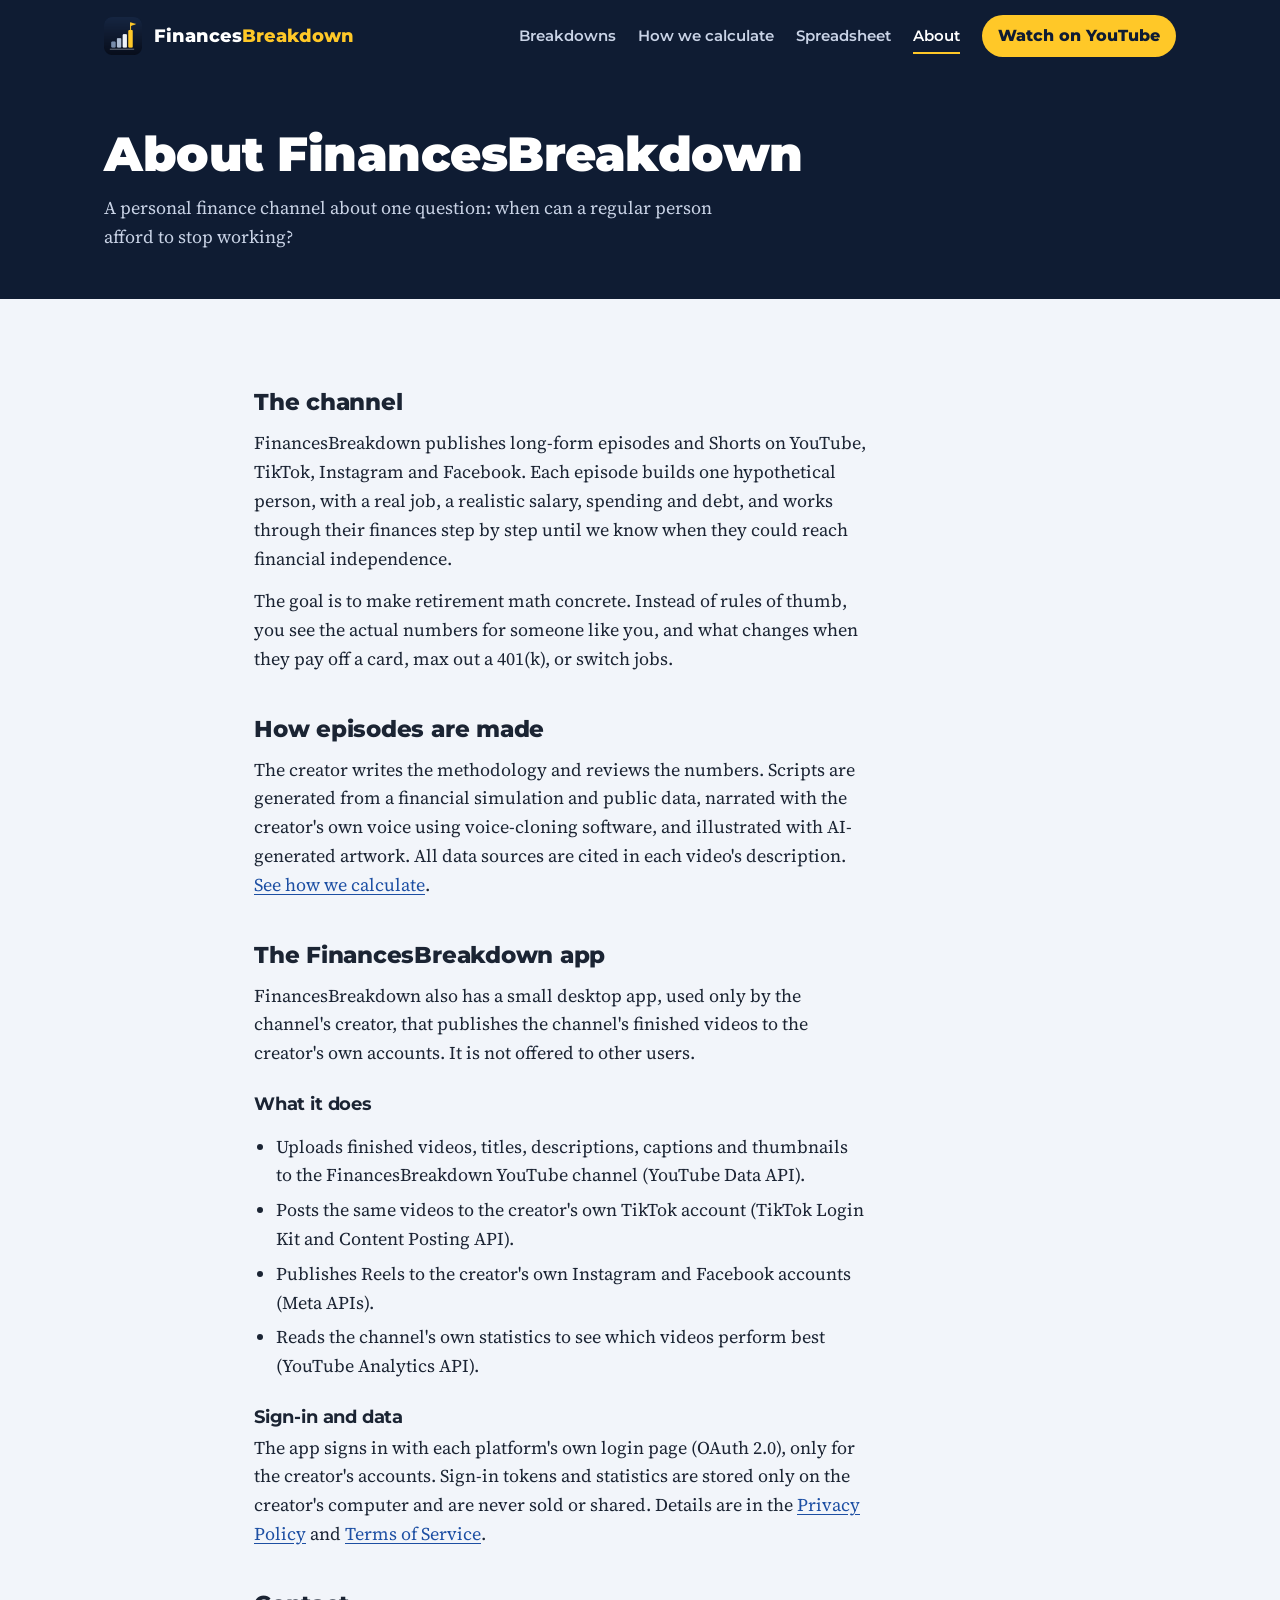
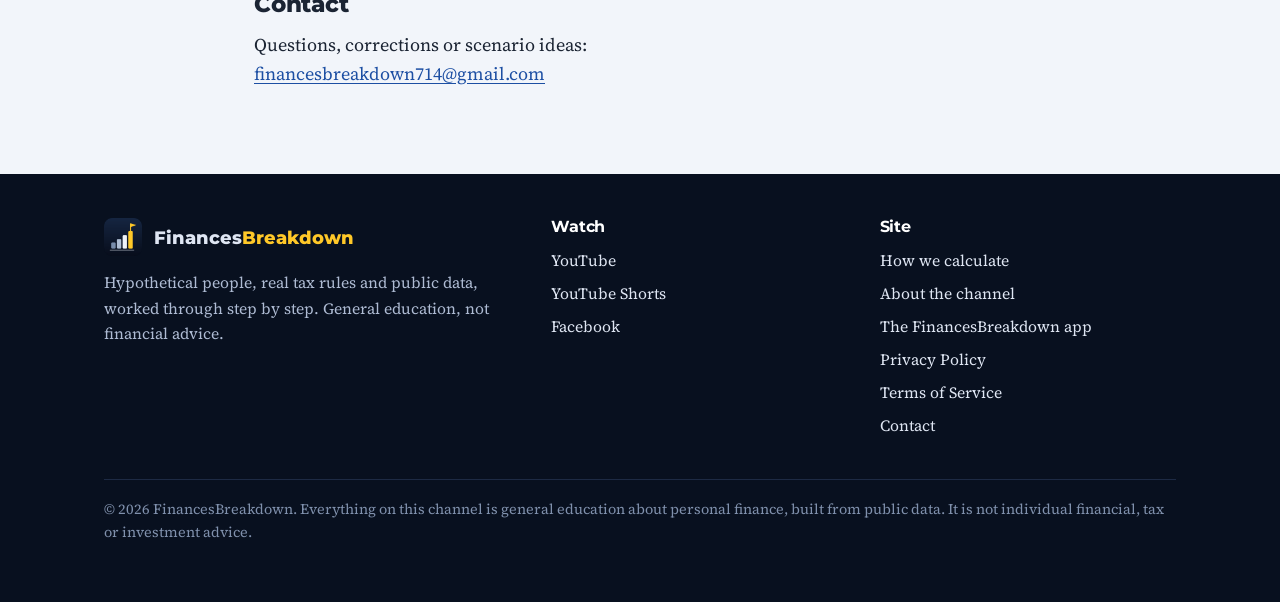
<file: about.html>
<!doctype html>
<html lang="en">
<head>
<meta charset="utf-8">
<meta name="viewport" content="width=device-width, initial-scale=1">
<title>About | FinancesBreakdown</title>
<meta name="description" content="What FinancesBreakdown is, how episodes are made, and the app that publishes them.">
<link rel="icon" href="favicon.ico" sizes="any">
<link rel="icon" type="image/png" sizes="32x32" href="assets/img/favicon-32.png">
<link rel="icon" type="image/png" sizes="512x512" href="assets/img/icon-512.png">
<link rel="apple-touch-icon" href="apple-touch-icon.png">
<meta name="theme-color" content="#0f1c33">
<meta property="og:title" content="About | FinancesBreakdown">
<meta property="og:description" content="What FinancesBreakdown is, how episodes are made, and the app that publishes them.">
<meta property="og:image" content="https://financesbreakdown.github.io/assets/img/og-image.png">
<meta property="og:url" content="https://financesbreakdown.github.io/about.html">
<meta property="og:type" content="website">
<meta name="twitter:card" content="summary_large_image">
<link rel="preconnect" href="https://fonts.googleapis.com">
<link rel="preconnect" href="https://fonts.gstatic.com" crossorigin>
<link href="https://fonts.googleapis.com/css2?family=Source+Serif+4:ital,opsz,wght@0,8..60,400;0,8..60,600;1,8..60,400&display=swap" rel="stylesheet">
<link rel="stylesheet" href="assets/site.css">
</head>
<body>
<a class="skip" href="#main">Skip to content</a>
<header class="site-head">
  <div class="wrap">
    <a class="brand" href="index.html"><img src="assets/img/icon-512.png" alt="" width="38" height="38"><span>Finances<b>Breakdown</b></span></a>
    <nav class="nav" aria-label="Main"><a href="index.html">Breakdowns</a><a href="methodology.html">How we calculate</a><a href="planner.html">Spreadsheet</a><a href="about.html" aria-current="page">About</a><a class="btn btn-gold" href="https://www.youtube.com/@FinancesBreakdown">Watch on YouTube</a></nav>
  </div>
</header>
<main id="main">

<section class="page-head"><div class="wrap"><h1>About FinancesBreakdown</h1><p>A personal finance channel about one question: when can a regular person afford to stop working?</p></div></section>
<section class="article"><div class="wrap">
<h2>The channel</h2>
<p>FinancesBreakdown publishes long-form episodes and Shorts on YouTube, TikTok, Instagram and Facebook. Each episode builds one hypothetical person, with a real job, a realistic salary, spending and debt, and works through their finances step by step until we know when they could reach financial independence.</p>
<p>The goal is to make retirement math concrete. Instead of rules of thumb, you see the actual numbers for someone like you, and what changes when they pay off a card, max out a 401(k), or switch jobs.</p>

<h2>How episodes are made</h2>
<p>The creator writes the methodology and reviews the numbers. Scripts are generated from a financial simulation and public data, narrated with the creator's own voice using voice-cloning software, and illustrated with AI-generated artwork. All data sources are cited in each video's description. <a href="methodology.html">See how we calculate</a>.</p>

<h2 id="app">The FinancesBreakdown app</h2>
<p>FinancesBreakdown also has a small desktop app, used only by the channel's creator, that publishes the channel's finished videos to the creator's own accounts. It is not offered to other users.</p>
<h3>What it does</h3>
<ul>
  <li>Uploads finished videos, titles, descriptions, captions and thumbnails to the FinancesBreakdown YouTube channel (YouTube Data API).</li>
  <li>Posts the same videos to the creator's own TikTok account (TikTok Login Kit and Content Posting API).</li>
  <li>Publishes Reels to the creator's own Instagram and Facebook accounts (Meta APIs).</li>
  <li>Reads the channel's own statistics to see which videos perform best (YouTube Analytics API).</li>
</ul>
<h3>Sign-in and data</h3>
<p>The app signs in with each platform's own login page (OAuth 2.0), only for the creator's accounts. Sign-in tokens and statistics are stored only on the creator's computer and are never sold or shared. Details are in the <a href="privacy-policy.html">Privacy Policy</a> and <a href="terms-of-service.html">Terms of Service</a>.</p>

<h2>Contact</h2>
<p>Questions, corrections or scenario ideas: <a href="mailto:financesbreakdown714@gmail.com">financesbreakdown714@gmail.com</a></p>
</div></section>

</main>
<footer class="site-foot">
  <div class="wrap">
    <div>
      <a class="brand" href="index.html"><img src="assets/img/icon-512.png" alt="" width="38" height="38"><span>Finances<b>Breakdown</b></span></a>
      <p style="margin-top:14px">Hypothetical people, real tax rules and public data, worked through step by step. General education, not financial advice.</p>
    </div>
    <div>
      <h3>Watch</h3>
      <ul>
        <li><a href="https://www.youtube.com/@FinancesBreakdown">YouTube</a></li>
        <li><a href="https://www.youtube.com/@FinancesBreakdown/shorts">YouTube Shorts</a></li>
        <li><a href="https://www.facebook.com/1258366027370738">Facebook</a></li>
      </ul>
    </div>
    <div>
      <h3>Site</h3>
      <ul>
        <li><a href="methodology.html">How we calculate</a></li>
        <li><a href="about.html">About the channel</a></li>
        <li><a href="about.html#app">The FinancesBreakdown app</a></li>
        <li><a href="privacy-policy.html">Privacy Policy</a></li>
        <li><a href="terms-of-service.html">Terms of Service</a></li>
        <li><a href="mailto:financesbreakdown714@gmail.com">Contact</a></li>
      </ul>
    </div>
    <p class="fine">© 2026 FinancesBreakdown. Everything on this channel is general education about personal finance, built from public data. It is not individual financial, tax or investment advice.</p>
  </div>
</footer>
</body>
</html>
</file>
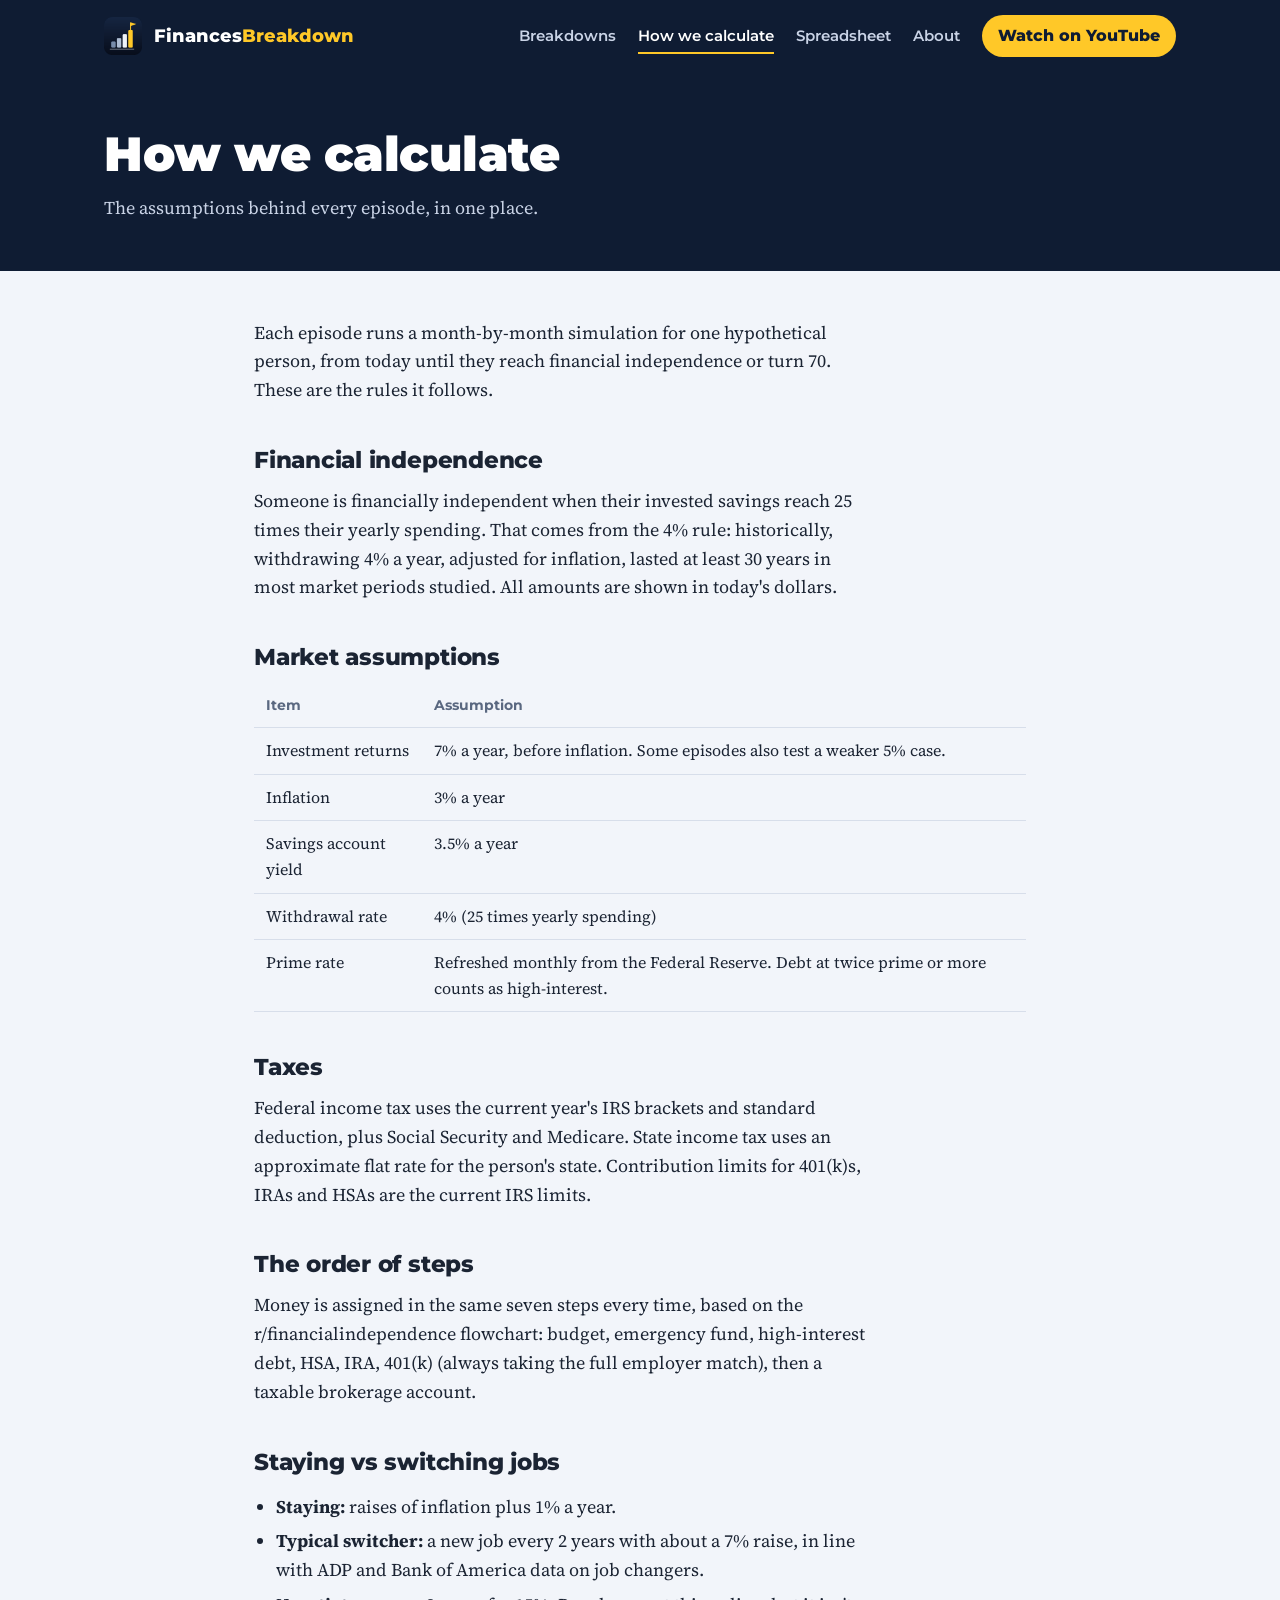
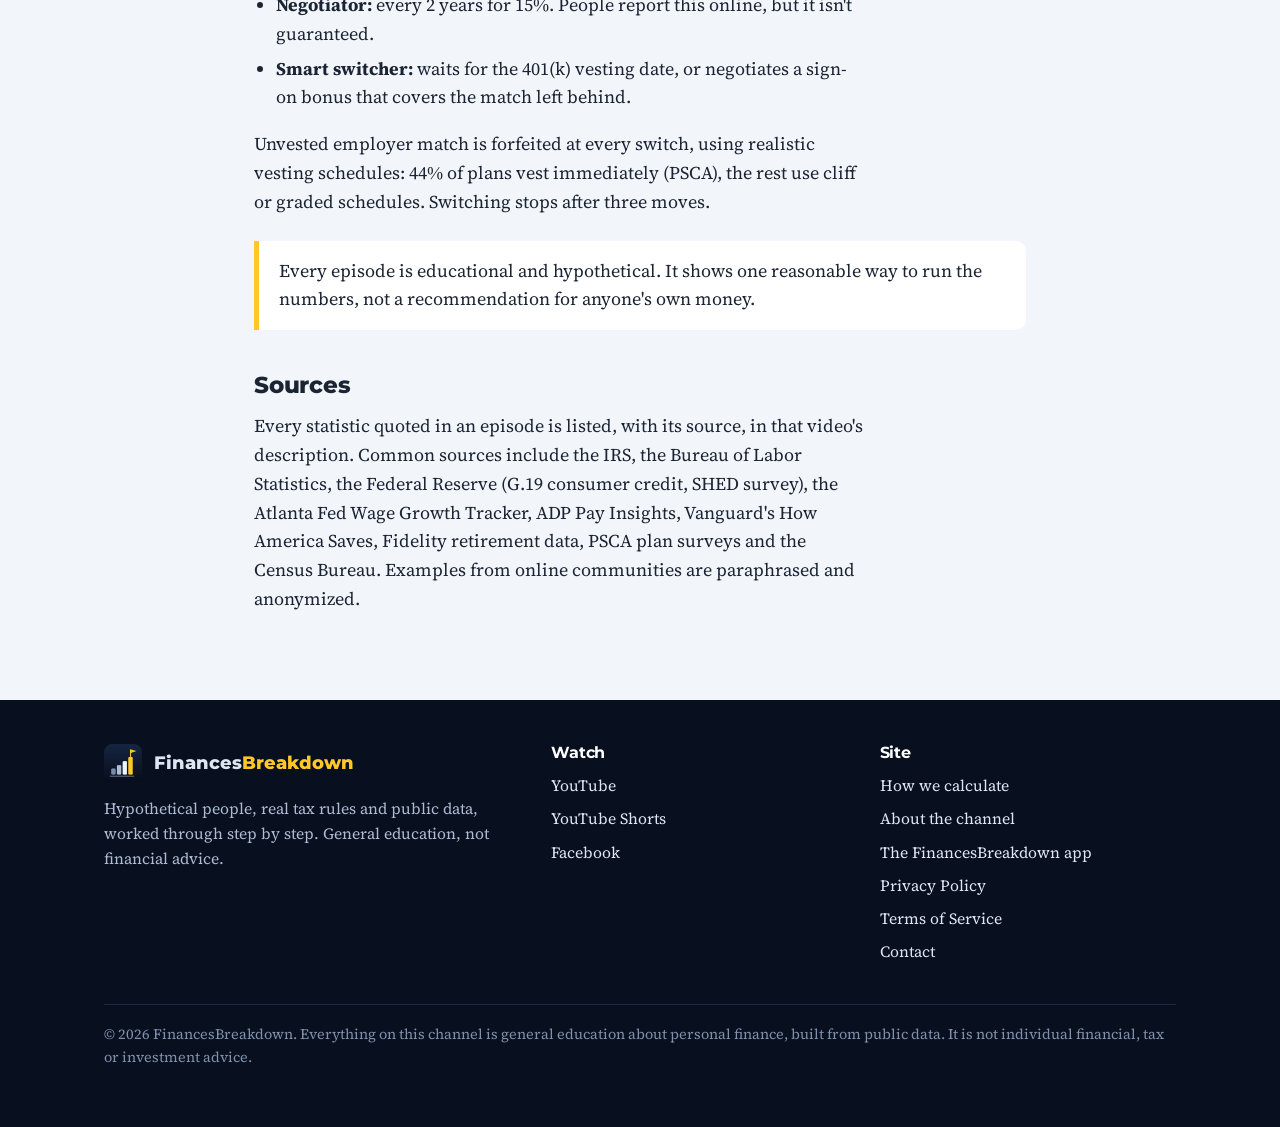
<file: methodology.html>
<!doctype html>
<html lang="en">
<head>
<meta charset="utf-8">
<meta name="viewport" content="width=device-width, initial-scale=1">
<title>How we calculate | FinancesBreakdown</title>
<meta name="description" content="The assumptions behind every FinancesBreakdown episode: returns, inflation, taxes, the flowchart order and the job-switch math.">
<link rel="icon" href="favicon.ico" sizes="any">
<link rel="icon" type="image/png" sizes="32x32" href="assets/img/favicon-32.png">
<link rel="icon" type="image/png" sizes="512x512" href="assets/img/icon-512.png">
<link rel="apple-touch-icon" href="apple-touch-icon.png">
<meta name="theme-color" content="#0f1c33">
<meta property="og:title" content="How we calculate | FinancesBreakdown">
<meta property="og:description" content="The assumptions behind every FinancesBreakdown episode: returns, inflation, taxes, the flowchart order and the job-switch math.">
<meta property="og:image" content="https://financesbreakdown.github.io/assets/img/og-image.png">
<meta property="og:url" content="https://financesbreakdown.github.io/methodology.html">
<meta property="og:type" content="website">
<meta name="twitter:card" content="summary_large_image">
<link rel="preconnect" href="https://fonts.googleapis.com">
<link rel="preconnect" href="https://fonts.gstatic.com" crossorigin>
<link href="https://fonts.googleapis.com/css2?family=Source+Serif+4:ital,opsz,wght@0,8..60,400;0,8..60,600;1,8..60,400&display=swap" rel="stylesheet">
<link rel="stylesheet" href="assets/site.css">
</head>
<body>
<a class="skip" href="#main">Skip to content</a>
<header class="site-head">
  <div class="wrap">
    <a class="brand" href="index.html"><img src="assets/img/icon-512.png" alt="" width="38" height="38"><span>Finances<b>Breakdown</b></span></a>
    <nav class="nav" aria-label="Main"><a href="index.html">Breakdowns</a><a href="methodology.html" aria-current="page">How we calculate</a><a href="planner.html">Spreadsheet</a><a href="about.html">About</a><a class="btn btn-gold" href="https://www.youtube.com/@FinancesBreakdown">Watch on YouTube</a></nav>
  </div>
</header>
<main id="main">

<section class="page-head"><div class="wrap"><h1>How we calculate</h1><p>The assumptions behind every episode, in one place.</p></div></section>
<section class="article"><div class="wrap">
<p>Each episode runs a month-by-month simulation for one hypothetical person, from today until they reach financial independence or turn 70. These are the rules it follows.</p>

<h2>Financial independence</h2>
<p>Someone is financially independent when their invested savings reach 25 times their yearly spending. That comes from the 4% rule: historically, withdrawing 4% a year, adjusted for inflation, lasted at least 30 years in most market periods studied. All amounts are shown in today's dollars.</p>

<h2>Market assumptions</h2>
<table class="table">
  <tr><th>Item</th><th>Assumption</th></tr>
  <tr><td>Investment returns</td><td>7% a year, before inflation. Some episodes also test a weaker 5% case.</td></tr>
  <tr><td>Inflation</td><td>3% a year</td></tr>
  <tr><td>Savings account yield</td><td>3.5% a year</td></tr>
  <tr><td>Withdrawal rate</td><td>4% (25 times yearly spending)</td></tr>
  <tr><td>Prime rate</td><td>Refreshed monthly from the Federal Reserve. Debt at twice prime or more counts as high-interest.</td></tr>
</table>

<h2>Taxes</h2>
<p>Federal income tax uses the current year's IRS brackets and standard deduction, plus Social Security and Medicare. State income tax uses an approximate flat rate for the person's state. Contribution limits for 401(k)s, IRAs and HSAs are the current IRS limits.</p>

<h2>The order of steps</h2>
<p>Money is assigned in the same seven steps every time, based on the r/financialindependence flowchart: budget, emergency fund, high-interest debt, HSA, IRA, 401(k) (always taking the full employer match), then a taxable brokerage account.</p>

<h2>Staying vs switching jobs</h2>
<ul>
  <li><strong>Staying:</strong> raises of inflation plus 1% a year.</li>
  <li><strong>Typical switcher:</strong> a new job every 2 years with about a 7% raise, in line with ADP and Bank of America data on job changers.</li>
  <li><strong>Negotiator:</strong> every 2 years for 15%. People report this online, but it isn't guaranteed.</li>
  <li><strong>Smart switcher:</strong> waits for the 401(k) vesting date, or negotiates a sign-on bonus that covers the match left behind.</li>
</ul>
<p>Unvested employer match is forfeited at every switch, using realistic vesting schedules: 44% of plans vest immediately (PSCA), the rest use cliff or graded schedules. Switching stops after three moves.</p>

<div class="note">Every episode is educational and hypothetical. It shows one reasonable way to run the numbers, not a recommendation for anyone's own money.</div>

<h2>Sources</h2>
<p>Every statistic quoted in an episode is listed, with its source, in that video's description. Common sources include the IRS, the Bureau of Labor Statistics, the Federal Reserve (G.19 consumer credit, SHED survey), the Atlanta Fed Wage Growth Tracker, ADP Pay Insights, Vanguard's How America Saves, Fidelity retirement data, PSCA plan surveys and the Census Bureau. Examples from online communities are paraphrased and anonymized.</p>
</div></section>

</main>
<footer class="site-foot">
  <div class="wrap">
    <div>
      <a class="brand" href="index.html"><img src="assets/img/icon-512.png" alt="" width="38" height="38"><span>Finances<b>Breakdown</b></span></a>
      <p style="margin-top:14px">Hypothetical people, real tax rules and public data, worked through step by step. General education, not financial advice.</p>
    </div>
    <div>
      <h3>Watch</h3>
      <ul>
        <li><a href="https://www.youtube.com/@FinancesBreakdown">YouTube</a></li>
        <li><a href="https://www.youtube.com/@FinancesBreakdown/shorts">YouTube Shorts</a></li>
        <li><a href="https://www.facebook.com/1258366027370738">Facebook</a></li>
      </ul>
    </div>
    <div>
      <h3>Site</h3>
      <ul>
        <li><a href="methodology.html">How we calculate</a></li>
        <li><a href="about.html">About the channel</a></li>
        <li><a href="about.html#app">The FinancesBreakdown app</a></li>
        <li><a href="privacy-policy.html">Privacy Policy</a></li>
        <li><a href="terms-of-service.html">Terms of Service</a></li>
        <li><a href="mailto:financesbreakdown714@gmail.com">Contact</a></li>
      </ul>
    </div>
    <p class="fine">© 2026 FinancesBreakdown. Everything on this channel is general education about personal finance, built from public data. It is not individual financial, tax or investment advice.</p>
  </div>
</footer>
</body>
</html>
</file>
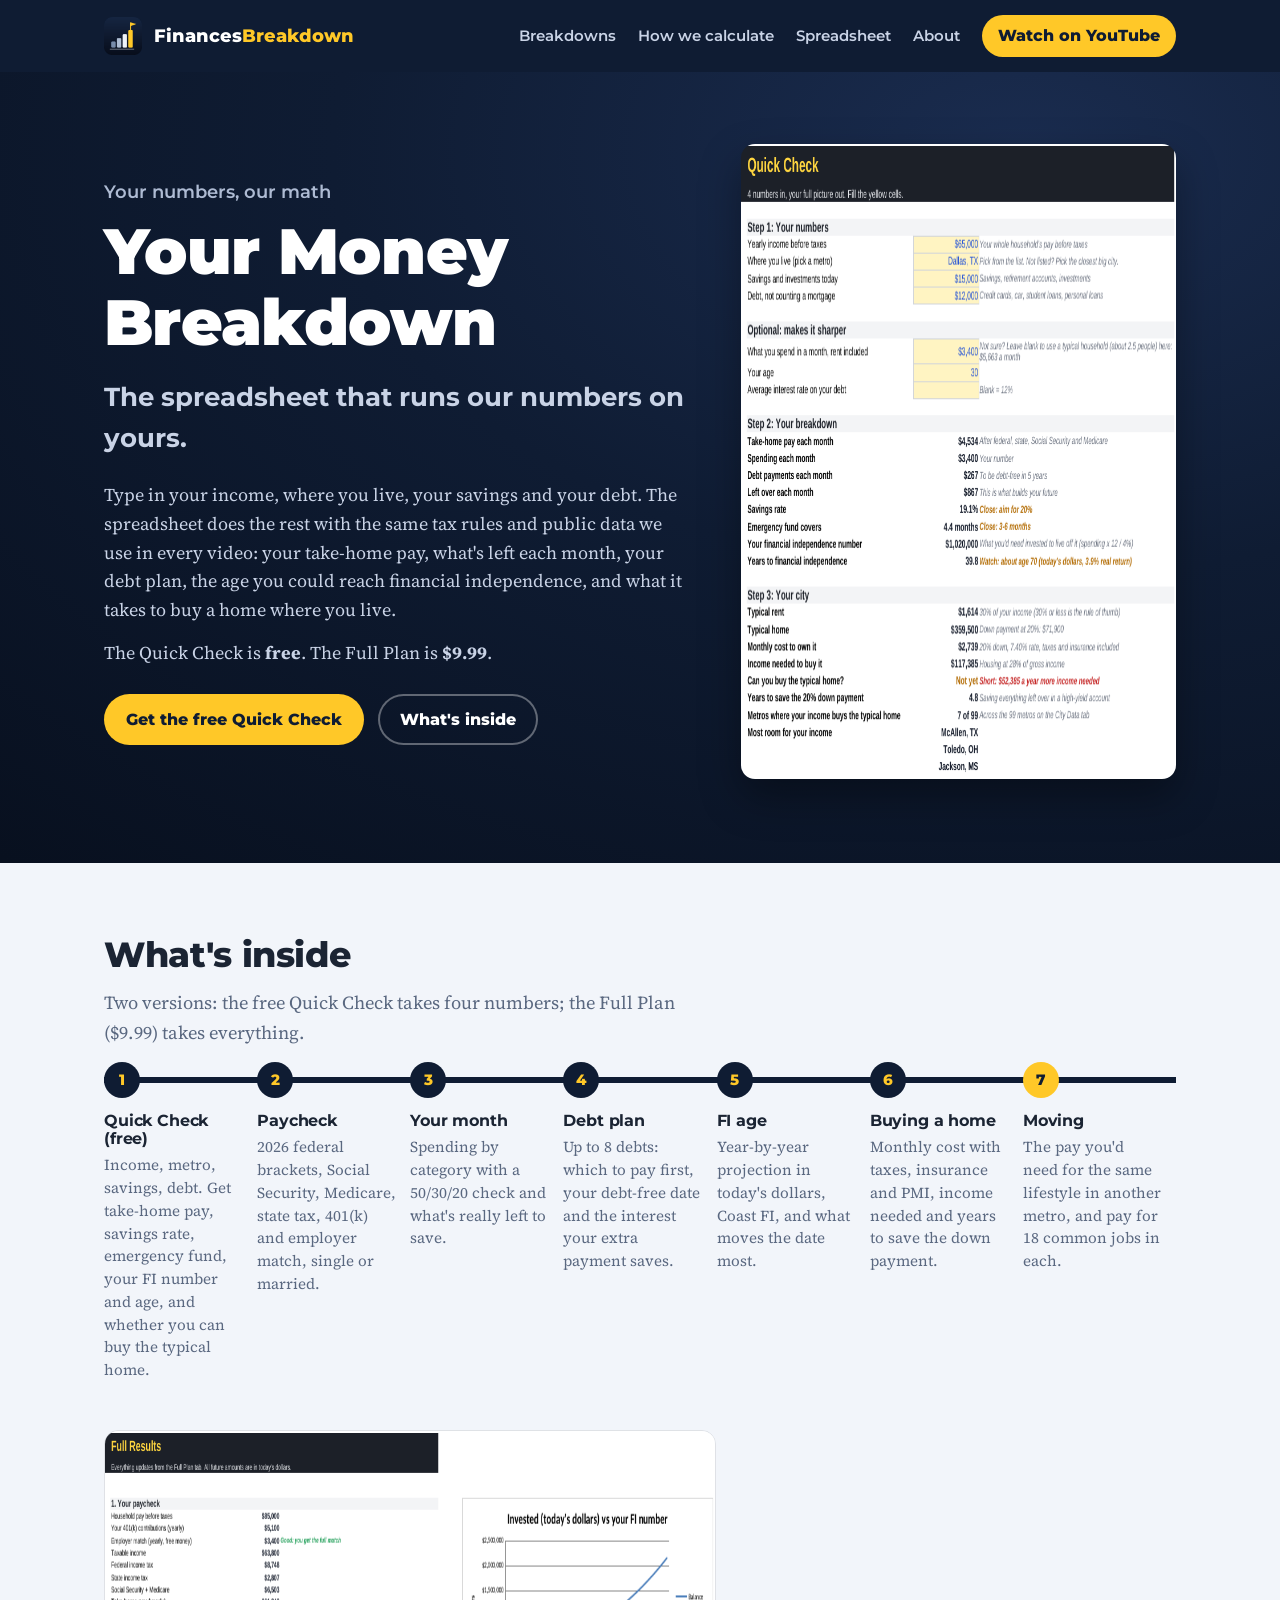
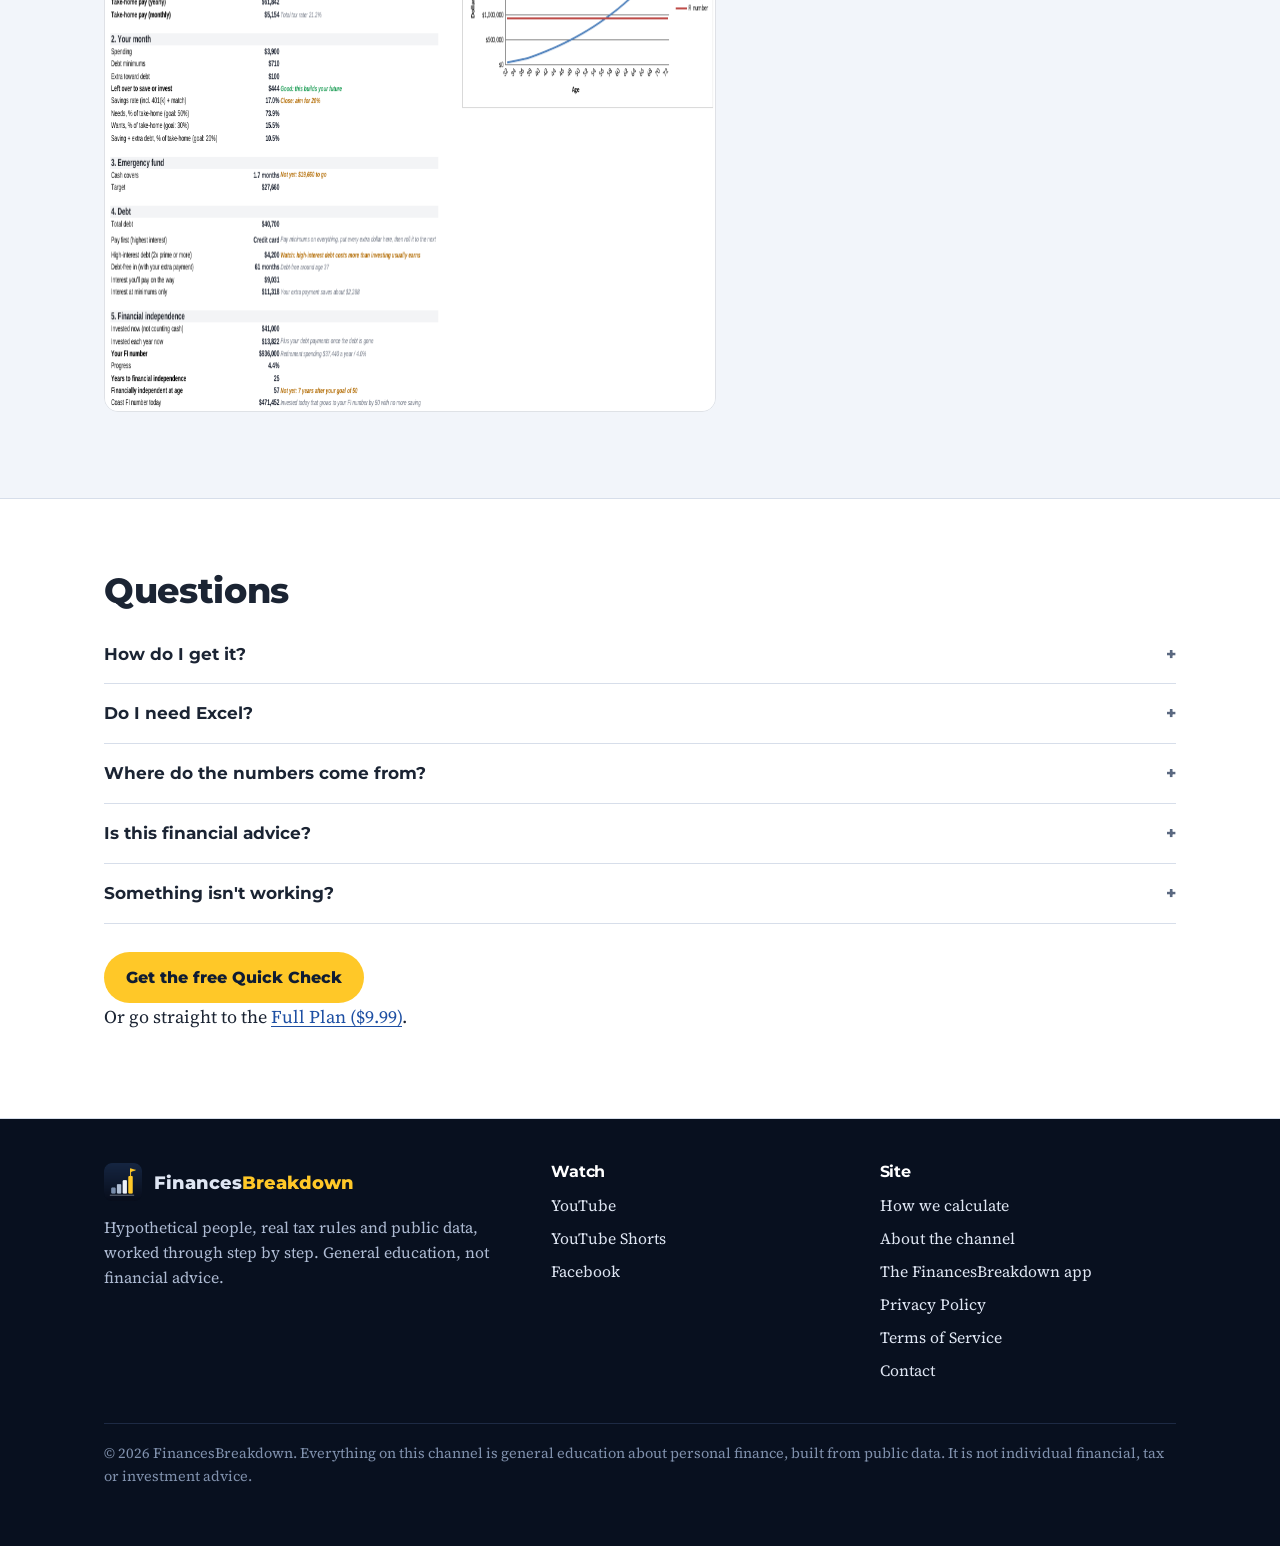
<file: planner.html>
<!doctype html>
<html lang="en">
<head>
<meta charset="utf-8">
<meta name="viewport" content="width=device-width, initial-scale=1">
<title>Your Money Breakdown spreadsheet | FinancesBreakdown</title>
<meta name="description" content="Run the same math as our videos on your own numbers: take-home pay, debt plan, the age you could reach financial independence, and what it takes to buy a home in 99 US metros. Google Sheets and Excel.">
<link rel="icon" href="favicon.ico" sizes="any">
<link rel="icon" type="image/png" sizes="32x32" href="assets/img/favicon-32.png">
<link rel="icon" type="image/png" sizes="512x512" href="assets/img/icon-512.png">
<link rel="apple-touch-icon" href="apple-touch-icon.png">
<meta name="theme-color" content="#0f1c33">
<meta property="og:title" content="Your Money Breakdown spreadsheet">
<meta property="og:description" content="Run the same math as our videos on your own numbers: take-home pay, debt plan, the age you could reach financial independence, and what it takes to buy a home in 99 US metros. Google Sheets and Excel.">
<meta property="og:image" content="https://financesbreakdown.github.io/assets/img/og-image.png">
<meta property="og:url" content="https://financesbreakdown.github.io/planner.html">
<meta property="og:type" content="website">
<meta name="twitter:card" content="summary_large_image">
<link rel="preconnect" href="https://fonts.googleapis.com">
<link rel="preconnect" href="https://fonts.gstatic.com" crossorigin>
<link href="https://fonts.googleapis.com/css2?family=Source+Serif+4:ital,opsz,wght@0,8..60,400;0,8..60,600;1,8..60,400&display=swap" rel="stylesheet">
<link rel="stylesheet" href="assets/site.css">
</head>
<body>
<a class="skip" href="#main">Skip to content</a>
<header class="site-head">
  <div class="wrap">
    <a class="brand" href="index.html"><img src="assets/img/icon-512.png" alt="" width="38" height="38"><span>Finances<b>Breakdown</b></span></a>
    <nav class="nav" aria-label="Main"><a href="index.html">Breakdowns</a><a href="methodology.html">How we calculate</a><a href="planner.html">Spreadsheet</a><a href="about.html">About</a><a class="btn btn-gold" href="https://www.youtube.com/@FinancesBreakdown">Watch on YouTube</a></nav>
  </div>
</header>
<main id="main">

<section class="hero">
  <div class="wrap">
    <div>
      <p class="ask">Your numbers, our math</p>
      <h1>Your Money Breakdown</h1>
      <p class="answer">The spreadsheet that runs our numbers on yours.</p>
      <p>Type in your income, where you live, your savings and your debt. The spreadsheet does the rest with the same
      tax rules and public data we use in every video: your take-home pay, what's left each month, your debt plan,
      the age you could reach financial independence, and what it takes to buy a home where you live.</p>
      <p>The Quick Check is <strong>free</strong>. The Full Plan is <strong>$9.99</strong>.</p>
      <div class="cta-row"><a class="btn btn-gold" href="https://beacons.ai/financesbreakdown">Get the free Quick Check</a><a class="btn btn-ghost" href="#inside">What's inside</a></div>
    </div>
    <div><img src="assets/img/planner-quick-check.png" alt="The Quick Check tab: four inputs and a full breakdown" width="760" height="635" loading="lazy" style="border-radius:14px;box-shadow:0 18px 40px rgba(0,0,0,.35)"></div>
  </div>
</section>

<section class="section" id="inside">
  <div class="wrap">
    <h2>What's inside</h2>
    <p class="lede">Two versions: the free Quick Check takes four numbers; the Full Plan ($9.99) takes everything.</p>
    <ol class="steps">
      <li><h3>Quick Check (free)</h3><p>Income, metro, savings, debt. Get take-home pay, savings rate, emergency fund, your FI number and age, and whether you can buy the typical home.</p></li>
      <li><h3>Paycheck</h3><p>2026 federal brackets, Social Security, Medicare, state tax, 401(k) and employer match, single or married.</p></li>
      <li><h3>Your month</h3><p>Spending by category with a 50/30/20 check and what's really left to save.</p></li>
      <li><h3>Debt plan</h3><p>Up to 8 debts: which to pay first, your debt-free date and the interest your extra payment saves.</p></li>
      <li><h3>FI age</h3><p>Year-by-year projection in today's dollars, Coast FI, and what moves the date most.</p></li>
      <li><h3>Buying a home</h3><p>Monthly cost with taxes, insurance and PMI, income needed and years to save the down payment.</p></li>
      <li><h3>Moving</h3><p>The pay you'd need for the same lifestyle in another metro, and pay for 18 common jobs in each.</p></li>
    </ol>
    <p style="margin-top:34px"><img src="assets/img/planner-full-results.png" alt="The Full Results tab with the projection chart" width="1023" height="582" loading="lazy" style="border-radius:14px;border:1px solid rgba(0,0,0,.08)"></p>
  </div>
</section>

<section class="section alt">
  <div class="wrap">
    <h2>Questions</h2>
    <details><summary>How do I get it?</summary><p>On our Beacons page: the Quick Check is free (just your email), the Full Plan is $9.99. Either way you get a short PDF with a "Make my copy" button for Google Sheets, plus the Excel file, by email. Your copy is private to you.</p></details>
    <details><summary>Do I need Excel?</summary><p>No. A free Google account works. Excel works too.</p></details>
    <details><summary>Where do the numbers come from?</summary><p>US Census ACS (home values, rent, incomes, property tax), BLS wage data, BEA price levels, FHFA home prices, the Freddie Mac mortgage rate and IRS 2026 tax tables. Every assumption is on its own tab, and you can change any of them.</p></details>
    <details><summary>Is this financial advice?</summary><p>No. It's an educational calculator. Taxes are simplified and returns are assumptions, not promises. Check big decisions with a qualified professional.</p></details>
    <details><summary>Something isn't working?</summary><p>Email <a href="mailto:financesbreakdown714@gmail.com">financesbreakdown714@gmail.com</a> and we'll make it right.</p></details>
    <div class="cta-row" style="margin-top:28px"><a class="btn btn-gold" href="https://beacons.ai/financesbreakdown">Get the free Quick Check</a></div><p>Or go straight to the <a href="https://beacons.ai/financesbreakdown">Full Plan ($9.99)</a>.</p>
  </div>
</section>

</main>
<footer class="site-foot">
  <div class="wrap">
    <div>
      <a class="brand" href="index.html"><img src="assets/img/icon-512.png" alt="" width="38" height="38"><span>Finances<b>Breakdown</b></span></a>
      <p style="margin-top:14px">Hypothetical people, real tax rules and public data, worked through step by step. General education, not financial advice.</p>
    </div>
    <div>
      <h3>Watch</h3>
      <ul>
        <li><a href="https://www.youtube.com/@FinancesBreakdown">YouTube</a></li>
        <li><a href="https://www.youtube.com/@FinancesBreakdown/shorts">YouTube Shorts</a></li>
        <li><a href="https://www.facebook.com/1258366027370738">Facebook</a></li>
      </ul>
    </div>
    <div>
      <h3>Site</h3>
      <ul>
        <li><a href="methodology.html">How we calculate</a></li>
        <li><a href="about.html">About the channel</a></li>
        <li><a href="about.html#app">The FinancesBreakdown app</a></li>
        <li><a href="privacy-policy.html">Privacy Policy</a></li>
        <li><a href="terms-of-service.html">Terms of Service</a></li>
        <li><a href="mailto:financesbreakdown714@gmail.com">Contact</a></li>
      </ul>
    </div>
    <p class="fine">© 2026 FinancesBreakdown. Everything on this channel is general education about personal finance, built from public data. It is not individual financial, tax or investment advice.</p>
  </div>
</footer>
</body>
</html>
</file>
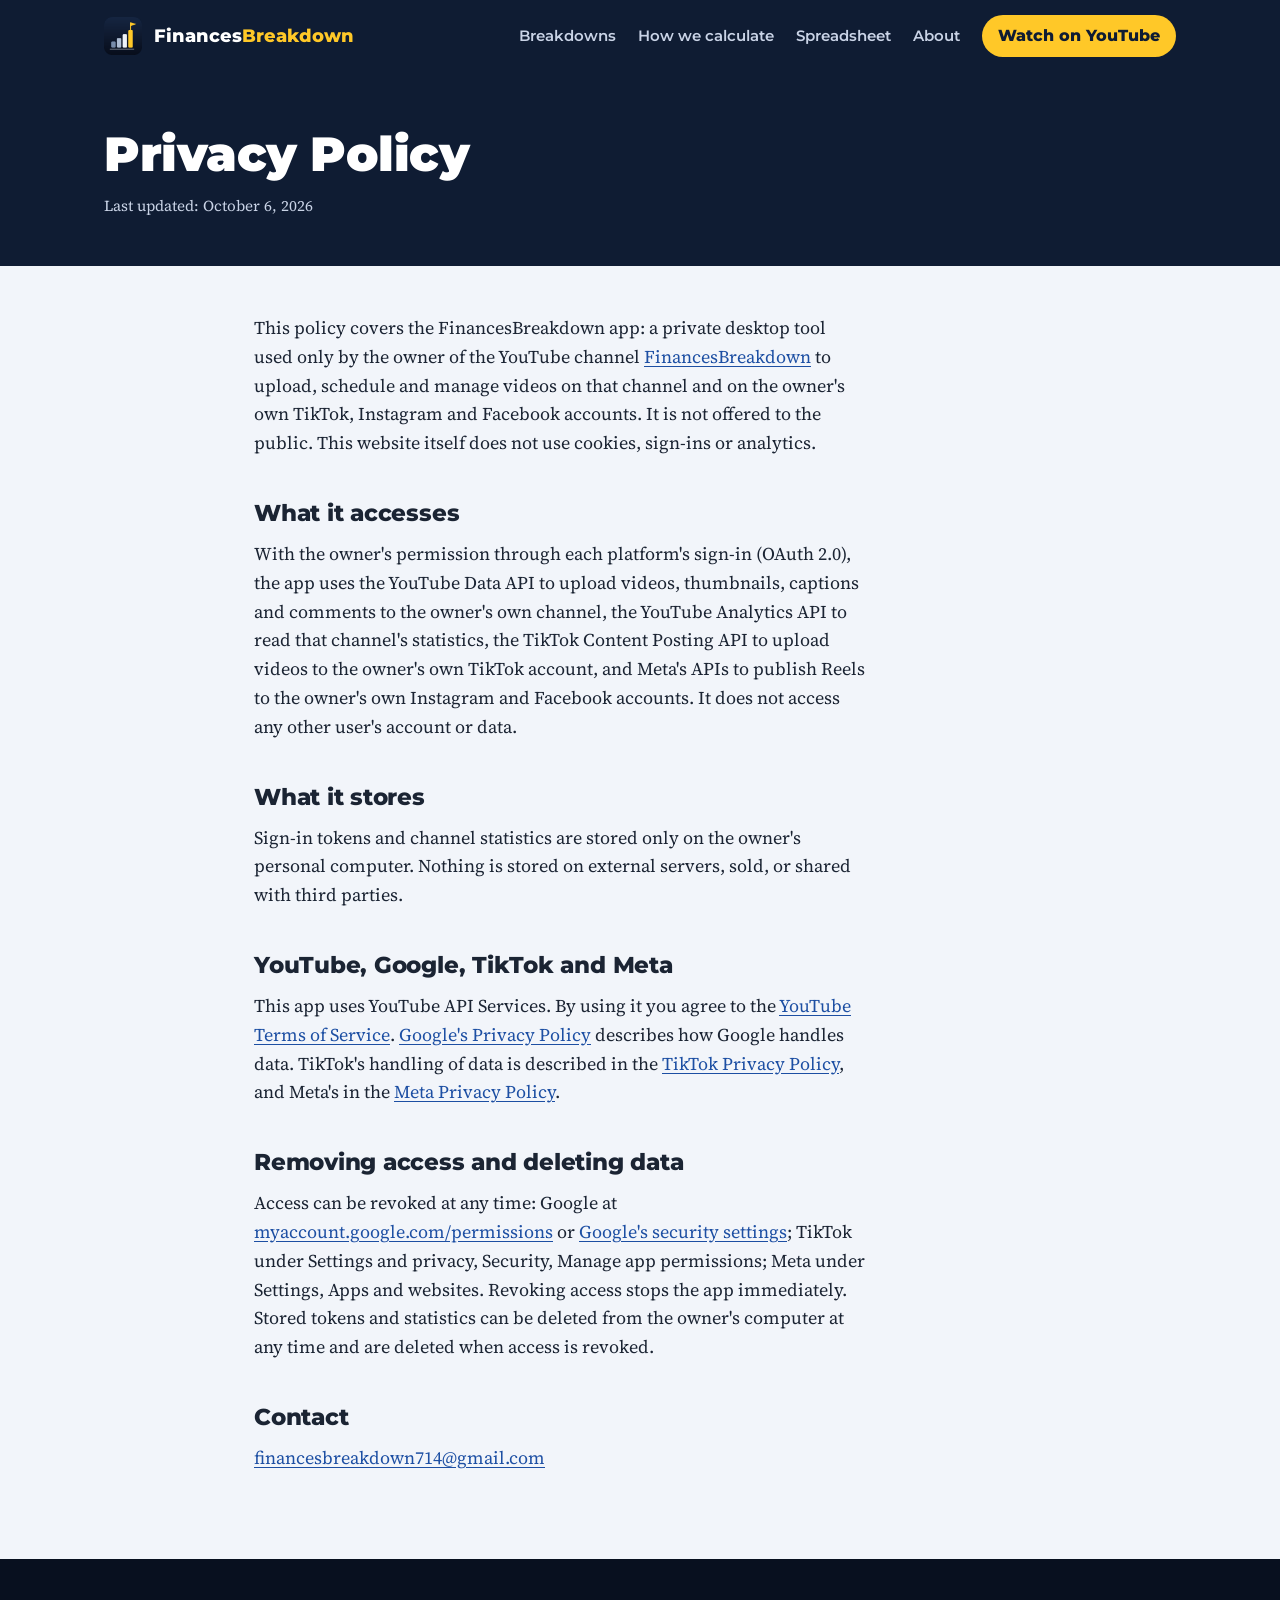
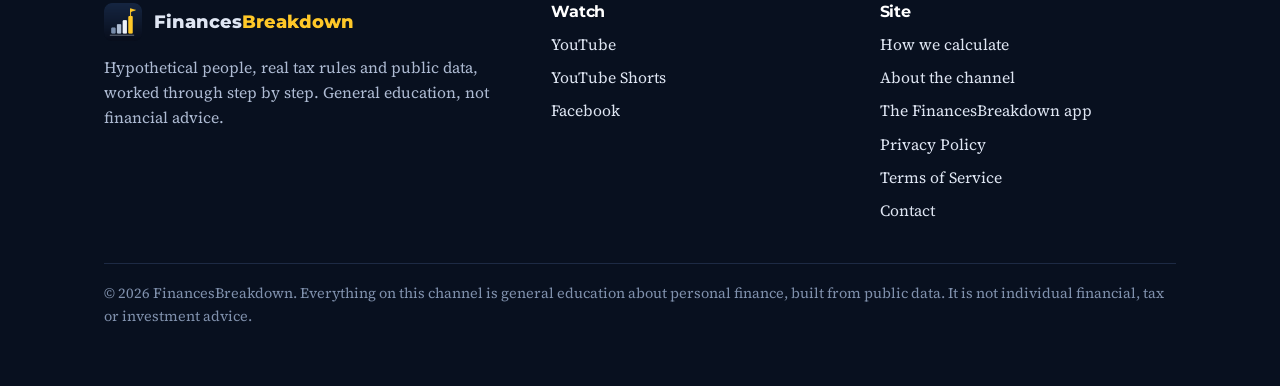
<file: privacy-policy.html>
<!doctype html>
<html lang="en">
<head>
<meta charset="utf-8">
<meta name="viewport" content="width=device-width, initial-scale=1">
<title>Privacy Policy | FinancesBreakdown</title>
<meta name="description" content="Privacy Policy for the FinancesBreakdown app.">
<link rel="icon" href="favicon.ico" sizes="any">
<link rel="icon" type="image/png" sizes="32x32" href="assets/img/favicon-32.png">
<link rel="icon" type="image/png" sizes="512x512" href="assets/img/icon-512.png">
<link rel="apple-touch-icon" href="apple-touch-icon.png">
<meta name="theme-color" content="#0f1c33">
<meta property="og:title" content="Privacy Policy | FinancesBreakdown">
<meta property="og:description" content="Privacy Policy for the FinancesBreakdown app.">
<meta property="og:image" content="https://financesbreakdown.github.io/assets/img/og-image.png">
<meta property="og:url" content="https://financesbreakdown.github.io/privacy-policy.html">
<meta property="og:type" content="website">
<meta name="twitter:card" content="summary_large_image">
<link rel="preconnect" href="https://fonts.googleapis.com">
<link rel="preconnect" href="https://fonts.gstatic.com" crossorigin>
<link href="https://fonts.googleapis.com/css2?family=Source+Serif+4:ital,opsz,wght@0,8..60,400;0,8..60,600;1,8..60,400&display=swap" rel="stylesheet">
<link rel="stylesheet" href="assets/site.css">
</head>
<body>
<a class="skip" href="#main">Skip to content</a>
<header class="site-head">
  <div class="wrap">
    <a class="brand" href="index.html"><img src="assets/img/icon-512.png" alt="" width="38" height="38"><span>Finances<b>Breakdown</b></span></a>
    <nav class="nav" aria-label="Main"><a href="index.html">Breakdowns</a><a href="methodology.html">How we calculate</a><a href="planner.html">Spreadsheet</a><a href="about.html">About</a><a class="btn btn-gold" href="https://www.youtube.com/@FinancesBreakdown">Watch on YouTube</a></nav>
  </div>
</header>
<main id="main">

<section class="page-head"><div class="wrap"><h1>Privacy Policy</h1><p class="updated" style="color:#c9d3e6">Last updated: October 6, 2026</p></div></section>
<section class="article"><div class="wrap">
<p>This policy covers the FinancesBreakdown app: a private desktop tool used only by the owner of the YouTube channel <a href="https://www.youtube.com/@FinancesBreakdown">FinancesBreakdown</a> to upload, schedule and manage videos on that channel and on the owner's own TikTok, Instagram and Facebook accounts. It is not offered to the public. This website itself does not use cookies, sign-ins or analytics.</p>
<h2>What it accesses</h2>
<p>With the owner's permission through each platform's sign-in (OAuth 2.0), the app uses the YouTube Data API to upload videos, thumbnails, captions and comments to the owner's own channel, the YouTube Analytics API to read that channel's statistics, the TikTok Content Posting API to upload videos to the owner's own TikTok account, and Meta's APIs to publish Reels to the owner's own Instagram and Facebook accounts. It does not access any other user's account or data.</p>
<h2>What it stores</h2>
<p>Sign-in tokens and channel statistics are stored only on the owner's personal computer. Nothing is stored on external servers, sold, or shared with third parties.</p>
<h2>YouTube, Google, TikTok and Meta</h2>
<p>This app uses YouTube API Services. By using it you agree to the <a href="https://www.youtube.com/t/terms">YouTube Terms of Service</a>. <a href="https://policies.google.com/privacy">Google's Privacy Policy</a> describes how Google handles data. TikTok's handling of data is described in the <a href="https://www.tiktok.com/legal/privacy-policy">TikTok Privacy Policy</a>, and Meta's in the <a href="https://www.facebook.com/privacy/policy/">Meta Privacy Policy</a>.</p>
<h2>Removing access and deleting data</h2>
<p>Access can be revoked at any time: Google at <a href="https://myaccount.google.com/permissions">myaccount.google.com/permissions</a> or <a href="https://security.google.com/settings/security/permissions">Google's security settings</a>; TikTok under Settings and privacy, Security, Manage app permissions; Meta under Settings, Apps and websites. Revoking access stops the app immediately. Stored tokens and statistics can be deleted from the owner's computer at any time and are deleted when access is revoked.</p>
<h2>Contact</h2>
<p><a href="mailto:financesbreakdown714@gmail.com">financesbreakdown714@gmail.com</a></p>
</div></section>

</main>
<footer class="site-foot">
  <div class="wrap">
    <div>
      <a class="brand" href="index.html"><img src="assets/img/icon-512.png" alt="" width="38" height="38"><span>Finances<b>Breakdown</b></span></a>
      <p style="margin-top:14px">Hypothetical people, real tax rules and public data, worked through step by step. General education, not financial advice.</p>
    </div>
    <div>
      <h3>Watch</h3>
      <ul>
        <li><a href="https://www.youtube.com/@FinancesBreakdown">YouTube</a></li>
        <li><a href="https://www.youtube.com/@FinancesBreakdown/shorts">YouTube Shorts</a></li>
        <li><a href="https://www.facebook.com/1258366027370738">Facebook</a></li>
      </ul>
    </div>
    <div>
      <h3>Site</h3>
      <ul>
        <li><a href="methodology.html">How we calculate</a></li>
        <li><a href="about.html">About the channel</a></li>
        <li><a href="about.html#app">The FinancesBreakdown app</a></li>
        <li><a href="privacy-policy.html">Privacy Policy</a></li>
        <li><a href="terms-of-service.html">Terms of Service</a></li>
        <li><a href="mailto:financesbreakdown714@gmail.com">Contact</a></li>
      </ul>
    </div>
    <p class="fine">© 2026 FinancesBreakdown. Everything on this channel is general education about personal finance, built from public data. It is not individual financial, tax or investment advice.</p>
  </div>
</footer>
</body>
</html>
</file>
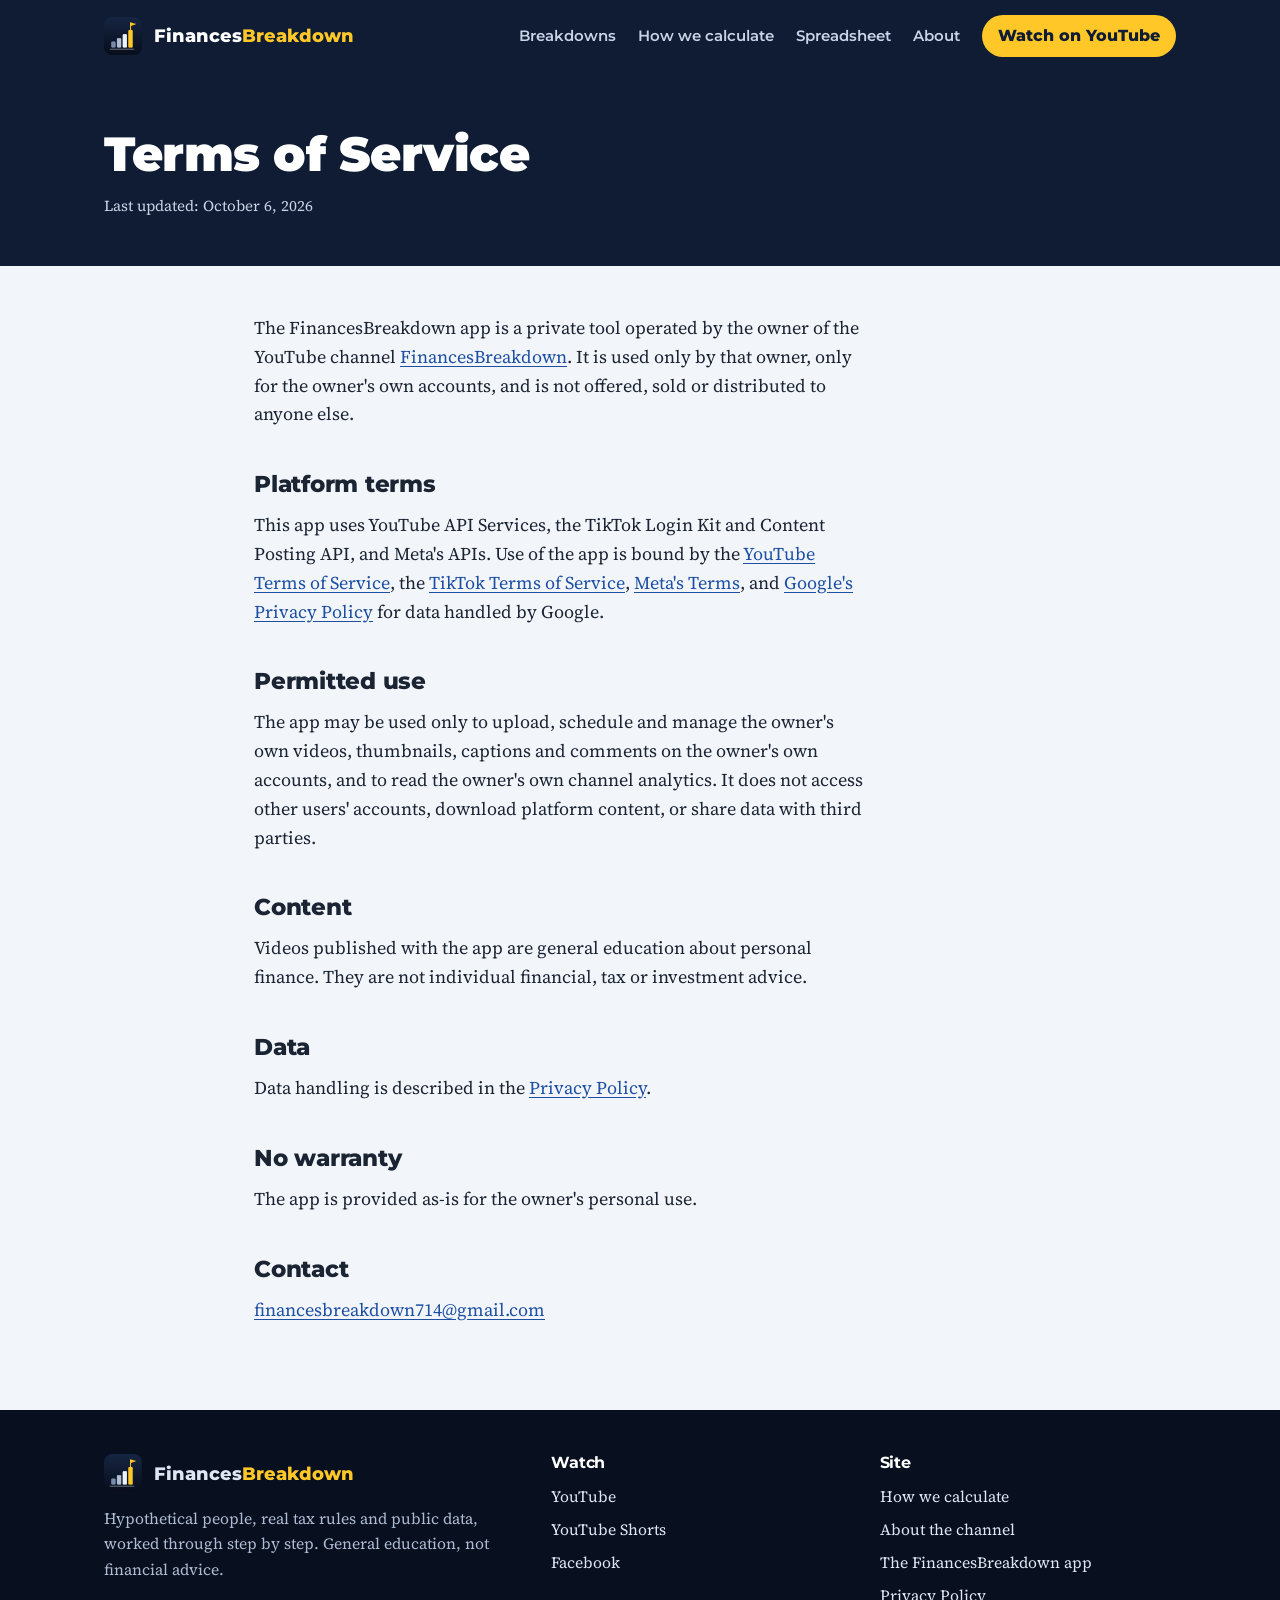
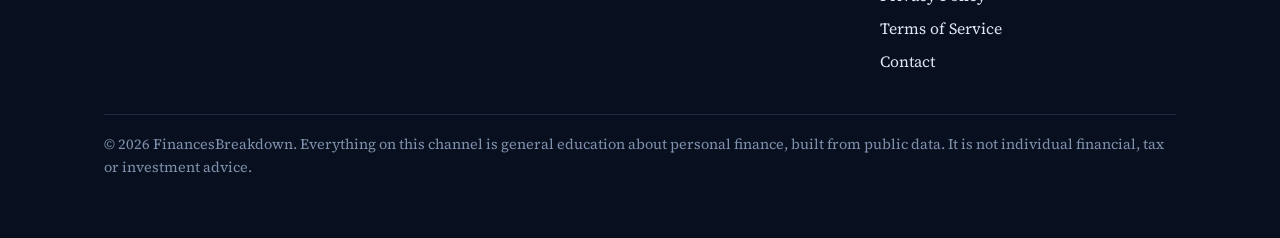
<file: terms-of-service.html>
<!doctype html>
<html lang="en">
<head>
<meta charset="utf-8">
<meta name="viewport" content="width=device-width, initial-scale=1">
<title>Terms of Service | FinancesBreakdown</title>
<meta name="description" content="Terms of Service for the FinancesBreakdown app.">
<link rel="icon" href="favicon.ico" sizes="any">
<link rel="icon" type="image/png" sizes="32x32" href="assets/img/favicon-32.png">
<link rel="icon" type="image/png" sizes="512x512" href="assets/img/icon-512.png">
<link rel="apple-touch-icon" href="apple-touch-icon.png">
<meta name="theme-color" content="#0f1c33">
<meta property="og:title" content="Terms of Service | FinancesBreakdown">
<meta property="og:description" content="Terms of Service for the FinancesBreakdown app.">
<meta property="og:image" content="https://financesbreakdown.github.io/assets/img/og-image.png">
<meta property="og:url" content="https://financesbreakdown.github.io/terms-of-service.html">
<meta property="og:type" content="website">
<meta name="twitter:card" content="summary_large_image">
<link rel="preconnect" href="https://fonts.googleapis.com">
<link rel="preconnect" href="https://fonts.gstatic.com" crossorigin>
<link href="https://fonts.googleapis.com/css2?family=Source+Serif+4:ital,opsz,wght@0,8..60,400;0,8..60,600;1,8..60,400&display=swap" rel="stylesheet">
<link rel="stylesheet" href="assets/site.css">
</head>
<body>
<a class="skip" href="#main">Skip to content</a>
<header class="site-head">
  <div class="wrap">
    <a class="brand" href="index.html"><img src="assets/img/icon-512.png" alt="" width="38" height="38"><span>Finances<b>Breakdown</b></span></a>
    <nav class="nav" aria-label="Main"><a href="index.html">Breakdowns</a><a href="methodology.html">How we calculate</a><a href="planner.html">Spreadsheet</a><a href="about.html">About</a><a class="btn btn-gold" href="https://www.youtube.com/@FinancesBreakdown">Watch on YouTube</a></nav>
  </div>
</header>
<main id="main">

<section class="page-head"><div class="wrap"><h1>Terms of Service</h1><p class="updated" style="color:#c9d3e6">Last updated: October 6, 2026</p></div></section>
<section class="article"><div class="wrap">
<p>The FinancesBreakdown app is a private tool operated by the owner of the YouTube channel <a href="https://www.youtube.com/@FinancesBreakdown">FinancesBreakdown</a>. It is used only by that owner, only for the owner's own accounts, and is not offered, sold or distributed to anyone else.</p>
<h2>Platform terms</h2>
<p>This app uses YouTube API Services, the TikTok Login Kit and Content Posting API, and Meta's APIs. Use of the app is bound by the <a href="https://www.youtube.com/t/terms">YouTube Terms of Service</a>, the <a href="https://www.tiktok.com/legal/terms-of-service">TikTok Terms of Service</a>, <a href="https://www.facebook.com/terms.php">Meta's Terms</a>, and <a href="https://policies.google.com/privacy">Google's Privacy Policy</a> for data handled by Google.</p>
<h2>Permitted use</h2>
<p>The app may be used only to upload, schedule and manage the owner's own videos, thumbnails, captions and comments on the owner's own accounts, and to read the owner's own channel analytics. It does not access other users' accounts, download platform content, or share data with third parties.</p>
<h2>Content</h2>
<p>Videos published with the app are general education about personal finance. They are not individual financial, tax or investment advice.</p>
<h2>Data</h2>
<p>Data handling is described in the <a href="privacy-policy.html">Privacy Policy</a>.</p>
<h2>No warranty</h2>
<p>The app is provided as-is for the owner's personal use.</p>
<h2>Contact</h2>
<p><a href="mailto:financesbreakdown714@gmail.com">financesbreakdown714@gmail.com</a></p>
</div></section>

</main>
<footer class="site-foot">
  <div class="wrap">
    <div>
      <a class="brand" href="index.html"><img src="assets/img/icon-512.png" alt="" width="38" height="38"><span>Finances<b>Breakdown</b></span></a>
      <p style="margin-top:14px">Hypothetical people, real tax rules and public data, worked through step by step. General education, not financial advice.</p>
    </div>
    <div>
      <h3>Watch</h3>
      <ul>
        <li><a href="https://www.youtube.com/@FinancesBreakdown">YouTube</a></li>
        <li><a href="https://www.youtube.com/@FinancesBreakdown/shorts">YouTube Shorts</a></li>
        <li><a href="https://www.facebook.com/1258366027370738">Facebook</a></li>
      </ul>
    </div>
    <div>
      <h3>Site</h3>
      <ul>
        <li><a href="methodology.html">How we calculate</a></li>
        <li><a href="about.html">About the channel</a></li>
        <li><a href="about.html#app">The FinancesBreakdown app</a></li>
        <li><a href="privacy-policy.html">Privacy Policy</a></li>
        <li><a href="terms-of-service.html">Terms of Service</a></li>
        <li><a href="mailto:financesbreakdown714@gmail.com">Contact</a></li>
      </ul>
    </div>
    <p class="fine">© 2026 FinancesBreakdown. Everything on this channel is general education about personal finance, built from public data. It is not individual financial, tax or investment advice.</p>
  </div>
</footer>
</body>
</html>
</file>
<file: assets/site.css>
@font-face {
  font-family: "Montserrat";
  src: url("fonts/Montserrat.ttf") format("truetype");
  font-weight: 100 900;
  font-display: swap;
}

:root {
  --navy: #0f1c33;
  --navy-deep: #08101f;
  --gold: #ffc828;
  --page: #f2f5fa;
  --ink: #1b2433;
  --slate: #5a6880;
  --line: #d7deea;
  --white: #ffffff;
  --display: "Montserrat", "Segoe UI", system-ui, sans-serif;
  --body: "Source Serif 4", Georgia, "Times New Roman", serif;
  --wrap: 1120px;
}

* { box-sizing: border-box; }
html { -webkit-text-size-adjust: 100%; }
body {
  margin: 0;
  background: var(--page);
  color: var(--ink);
  font-family: var(--body);
  font-size: 1.125rem;
  line-height: 1.6;
}
img { max-width: 100%; display: block; }
a { color: #1d4fa3; text-underline-offset: 3px; }
a:hover { color: var(--navy); }
:focus-visible { outline: 3px solid var(--gold); outline-offset: 3px; border-radius: 4px; }

.wrap { max-width: var(--wrap); margin: 0 auto; padding: 0 24px; }
.skip { position: absolute; left: -999px; top: 0; background: var(--gold); color: var(--navy); padding: 10px 14px; z-index: 10; }
.skip:focus { left: 12px; top: 12px; }

h1, h2, h3, .display { font-family: var(--display); color: inherit; line-height: 1.12; letter-spacing: -0.01em; }
h1 { font-size: clamp(2.3rem, 5.2vw, 4rem); font-weight: 900; margin: 0 0 18px; }
h2 { font-size: clamp(1.6rem, 3vw, 2.2rem); font-weight: 800; margin: 0 0 14px; }
h3 { font-size: 1.15rem; font-weight: 700; margin: 0 0 6px; }
p { margin: 0 0 14px; max-width: 68ch; }

/* ---------- header ---------- */
.site-head { background: var(--navy); color: var(--white); }
.site-head .wrap { display: flex; align-items: center; gap: 28px; min-height: 72px; flex-wrap: wrap; }
.brand { display: flex; align-items: center; gap: 12px; text-decoration: none; color: var(--white); font-family: var(--display); font-weight: 800; font-size: 1.15rem; }
.brand img { width: 38px; height: 38px; }
.brand b { color: var(--gold); font-weight: 800; }
.nav { display: flex; gap: 22px; flex-wrap: wrap; margin-left: auto; align-items: center; font-family: var(--display); font-size: 0.95rem; font-weight: 600; }
.nav a { color: #c9d3e6; text-decoration: none; padding: 6px 0; }
.nav a:hover, .nav a[aria-current="page"] { color: var(--white); box-shadow: inset 0 -2px 0 var(--gold); }

.btn { display: inline-block; font-family: var(--display); font-weight: 800; font-size: 1rem; text-decoration: none; padding: 13px 22px; border-radius: 999px; }
.btn-gold { background: var(--gold); color: var(--navy); }
.btn-gold:hover { background: #ffd65a; color: var(--navy); }
.btn-ghost { color: var(--white); box-shadow: inset 0 0 0 2px rgba(255, 255, 255, 0.35); }
.btn-ghost:hover { color: var(--white); box-shadow: inset 0 0 0 2px var(--gold); }
.nav .btn { padding: 8px 16px; color: var(--navy); }
.nav .btn:hover { box-shadow: none; color: var(--navy); }

/* ---------- hero ---------- */
.hero { background: radial-gradient(120% 120% at 80% 10%, #1a2c4f 0%, var(--navy) 45%, var(--navy-deep) 100%); color: var(--white); padding: 72px 0 84px; overflow: hidden; }
.hero .wrap { display: grid; grid-template-columns: 1.15fr 0.85fr; gap: 48px; align-items: center; }
.hero .ask { font-family: var(--display); font-weight: 600; color: #aebbd3; font-size: 1.1rem; margin-bottom: 10px; }
.hero h1 { color: var(--white); }
.answer { font-family: var(--display); font-size: clamp(1.25rem, 2.4vw, 1.6rem); font-weight: 700; margin: 0 0 22px; color: #e8edf6; }
.answer strong { color: var(--gold); font-weight: 900; }
.hero p { color: #c9d3e6; }
.cta-row { display: flex; gap: 14px; flex-wrap: wrap; margin-top: 26px; }

/* the climbing bars + flag (the channel's icon, drawn live) */
.climb { position: relative; height: 360px; display: flex; align-items: flex-end; gap: 18px; justify-content: center; padding-bottom: 26px; }
.climb::after { content: ""; position: absolute; left: 6%; right: 6%; bottom: 8px; height: 6px; border-radius: 3px; background: rgba(255, 255, 255, 0.28); }
.bar { width: 18%; border-radius: 14px 14px 10px 10px; position: relative; transform-origin: bottom; }
.bar span { position: absolute; top: -34px; left: 50%; transform: translateX(-50%); font-family: var(--display); font-weight: 800; font-size: 0.95rem; color: #aebbd3; white-space: nowrap; }
.bar.b1 { height: 32%; background: #7a8ba6; }
.bar.b2 { height: 50%; background: #aebdd3; }
.bar.b3 { height: 70%; background: #eef3fa; }
.bar.b4 { height: 92%; background: var(--gold); }
.bar.b4 span { color: var(--gold); top: -86px; }
.flag { position: absolute; left: 50%; top: -60px; width: 6px; height: 60px; background: var(--gold); border-radius: 3px; }
.flag::after { content: ""; position: absolute; left: 4px; top: 0; border-left: 46px solid var(--gold); border-top: 15px solid transparent; border-bottom: 15px solid transparent; }
@media (prefers-reduced-motion: no-preference) {
  .bar { animation: rise 900ms cubic-bezier(.2, .8, .2, 1) both; }
  .bar.b2 { animation-delay: 120ms; }
  .bar.b3 { animation-delay: 240ms; }
  .bar.b4 { animation-delay: 360ms; }
  @keyframes rise { from { transform: scaleY(0.04); } to { transform: scaleY(1); } }
}

/* ---------- sections ---------- */
.section { padding: 72px 0; }
.section.alt { background: var(--white); border-top: 1px solid var(--line); border-bottom: 1px solid var(--line); }
.lede { color: var(--slate); font-size: 1.15rem; margin-bottom: 30px; }

.videos { display: grid; grid-template-columns: repeat(3, 1fr); gap: 26px; }
.video { text-decoration: none; color: var(--ink); }
.video .thumb { aspect-ratio: 16 / 9; border-radius: 12px; overflow: hidden; background: var(--navy); }
.video .thumb img { width: 100%; height: 100%; object-fit: cover; }
.video h3 { margin-top: 12px; font-size: 1.05rem; line-height: 1.3; }
.video:hover h3 { color: #1d4fa3; }
.video .len { font-family: var(--display); font-size: 0.85rem; font-weight: 600; color: var(--slate); }

.steps { list-style: none; margin: 0; padding: 0; display: grid; grid-template-columns: repeat(7, 1fr); gap: 0; border-top: 6px solid var(--navy); }
.steps li { padding: 18px 14px 0 0; position: relative; }
.steps li::before { content: counter(step); counter-increment: step; display: grid; place-items: center; width: 36px; height: 36px; margin-top: -39px; margin-bottom: 14px; border-radius: 50%; background: var(--navy); color: var(--gold); font-family: var(--display); font-weight: 800; font-size: 0.95rem; }
.steps li:last-child::before { background: var(--gold); color: var(--navy); }
.steps { counter-reset: step; }
.steps h3 { font-size: 1rem; }
.steps p { font-size: 0.95rem; color: var(--slate); line-height: 1.5; }

.two { display: grid; grid-template-columns: 1fr 1fr; gap: 48px; }
.sources { margin: 0; padding: 0; list-style: none; columns: 2; column-gap: 32px; }
.sources li { break-inside: avoid; padding: 8px 0; border-bottom: 1px solid var(--line); font-size: 1rem; }

details { border-bottom: 1px solid var(--line); padding: 16px 0; }
summary { cursor: pointer; font-family: var(--display); font-weight: 700; font-size: 1.05rem; list-style: none; display: flex; justify-content: space-between; gap: 16px; }
summary::-webkit-details-marker { display: none; }
summary::after { content: "+"; font-weight: 800; color: var(--slate); }
details[open] summary::after { content: "–"; }
details p { margin: 12px 0 0; color: #344055; }

/* ---------- article pages (about, methodology, policies) ---------- */
.page-head { background: var(--navy); color: var(--white); padding: 56px 0 48px; }
.page-head h1 { color: var(--white); margin: 0; font-size: clamp(2rem, 4vw, 3rem); }
.page-head p { color: #c9d3e6; margin: 12px 0 0; }
.article { padding: 48px 0 72px; }
.article .wrap { max-width: 820px; }
.article h2 { font-size: 1.45rem; margin-top: 42px; }
.article h3 { margin-top: 26px; }
.article ul { padding-left: 22px; max-width: 68ch; }
.article li { margin-bottom: 6px; }
.updated { color: var(--slate); font-size: 0.95rem; }
.note { background: var(--white); border-left: 5px solid var(--gold); padding: 16px 20px; border-radius: 0 10px 10px 0; margin: 24px 0; }
.table { width: 100%; border-collapse: collapse; font-size: 1rem; margin: 12px 0 24px; }
.table th, .table td { text-align: left; padding: 10px 12px; border-bottom: 1px solid var(--line); vertical-align: top; }
.table th { font-family: var(--display); font-size: 0.9rem; font-weight: 700; color: var(--slate); }

/* ---------- footer ---------- */
.site-foot { background: var(--navy-deep); color: #aebbd3; padding: 44px 0; font-size: 0.98rem; }
.site-foot .wrap { display: grid; grid-template-columns: 1.4fr 1fr 1fr; gap: 32px; }
.site-foot a { color: #dfe6f3; text-decoration: none; }
.site-foot a:hover { color: var(--gold); }
.site-foot ul { list-style: none; margin: 0; padding: 0; }
.site-foot li { margin-bottom: 8px; }
.site-foot h3 { color: var(--white); font-size: 0.98rem; margin-bottom: 12px; }
.site-foot .fine { grid-column: 1 / -1; max-width: none; border-top: 1px solid #1d2a44; padding-top: 18px; font-size: 0.9rem; color: #8091ad; }

/* ---------- responsive ---------- */
@media (max-width: 920px) {
  .hero .wrap, .two { grid-template-columns: 1fr; }
  .climb { height: 260px; width: 100%; max-width: 420px; margin: 40px auto 0; }
  .videos { grid-template-columns: 1fr 1fr; }
  .steps { grid-template-columns: 1fr; border-top: 0; border-left: 6px solid var(--navy); padding-left: 22px; }
  .steps li { padding: 0 0 20px 0; }
  .steps li::before { position: absolute; left: -43px; top: -4px; margin: 0; }
  .sources { columns: 1; }
  .site-foot .wrap { grid-template-columns: 1fr 1fr; }
}
@media (max-width: 600px) {
  body { font-size: 1.06rem; }
  .nav { margin-left: 0; gap: 16px; }
  .site-head .wrap { padding-top: 12px; padding-bottom: 12px; }
  .videos { grid-template-columns: 1fr; }
  .site-foot .wrap { grid-template-columns: 1fr; }
  .hero { padding: 48px 0 60px; }
}
</file>
